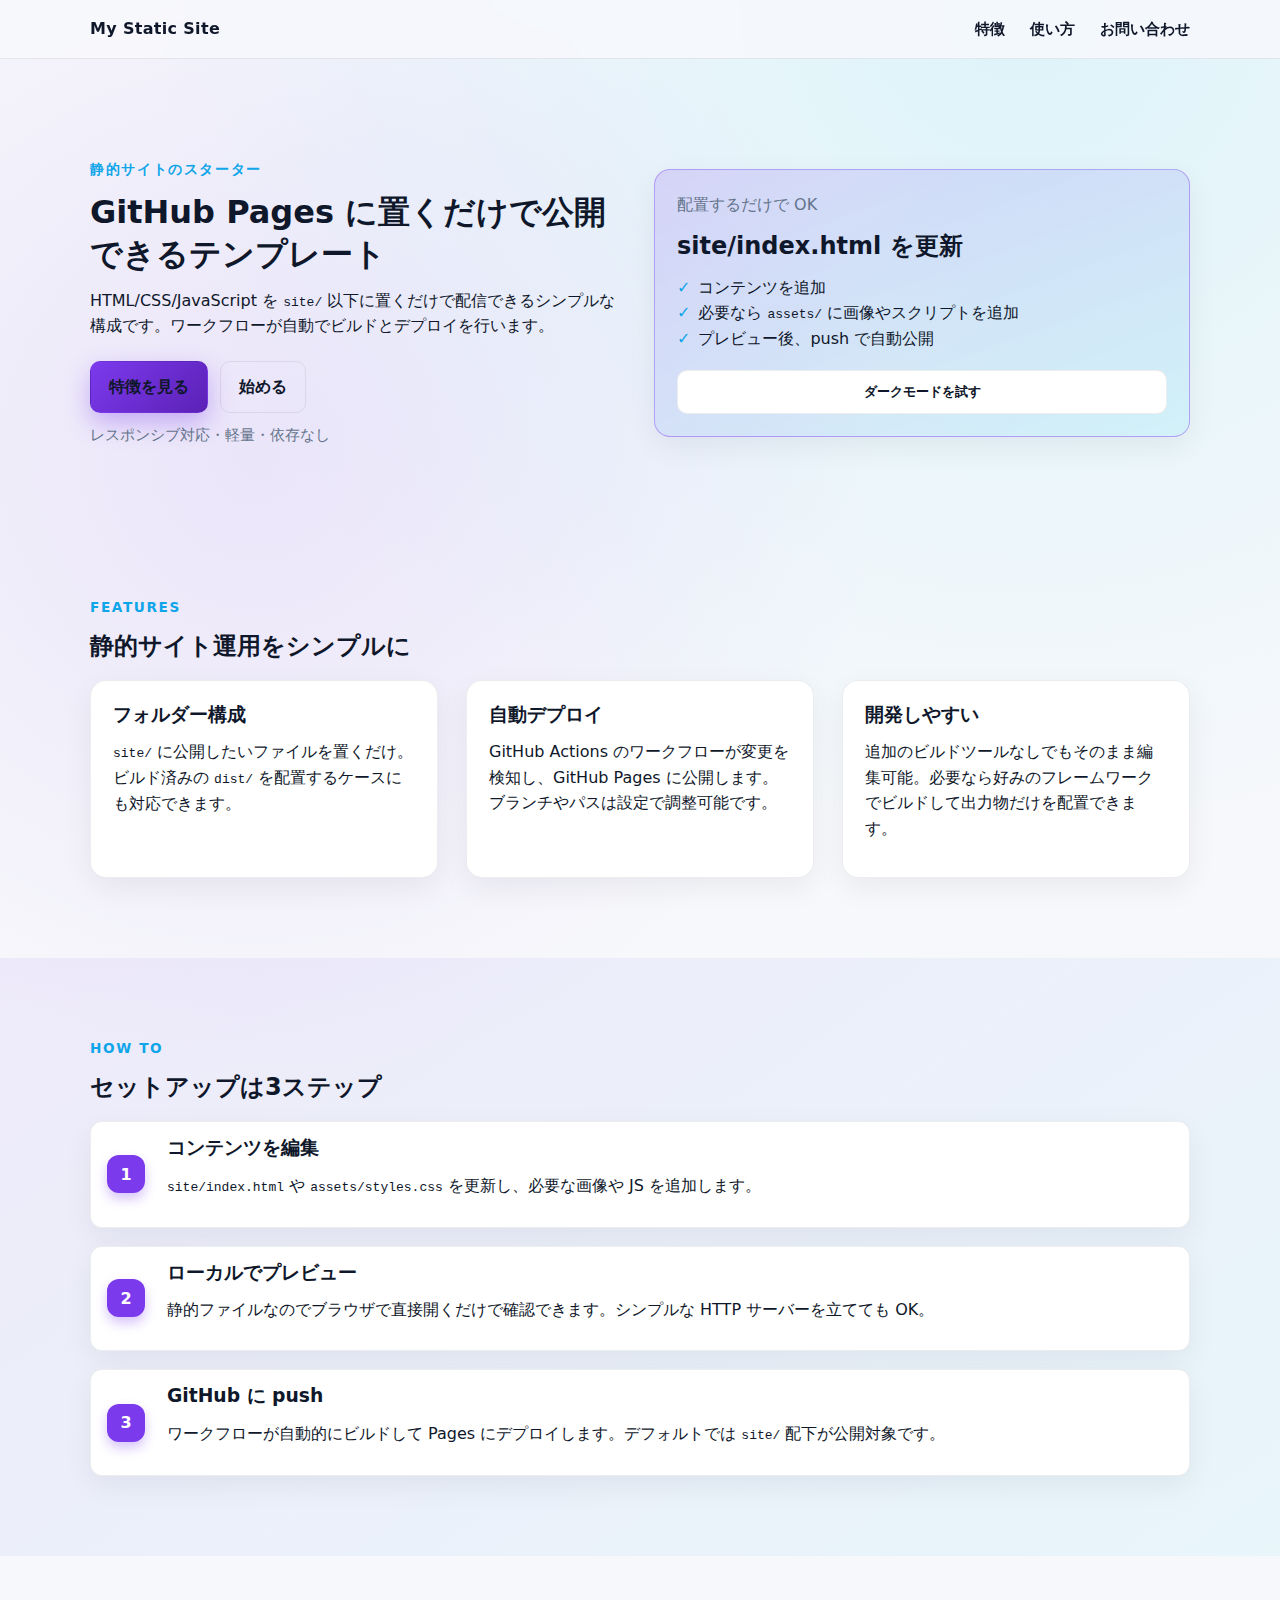
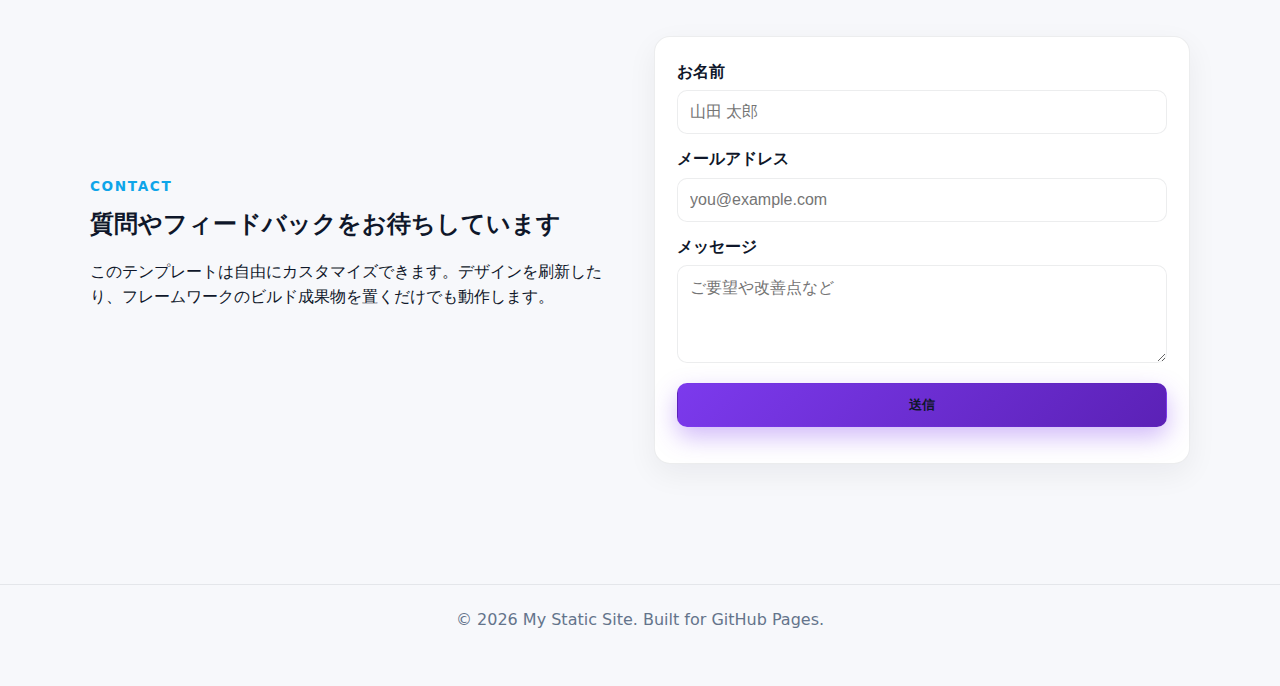
<file: site/index.html>
<!DOCTYPE html>
<html lang="ja">
<head>
  <meta charset="UTF-8">
  <meta name="viewport" content="width=device-width, initial-scale=1.0">
  <title>My Static Site</title>
  <link rel="stylesheet" href="assets/styles.css">
</head>
<body>
  <header class="site-header">
    <div class="container nav">
      <div class="brand">My Static Site</div>
      <nav>
        <a href="#features">特徴</a>
        <a href="#steps">使い方</a>
        <a href="#contact">お問い合わせ</a>
      </nav>
    </div>
  </header>

  <main>
    <section class="hero">
      <div class="container grid two-column">
        <div>
          <p class="eyebrow">静的サイトのスターター</p>
          <h1>GitHub Pages に置くだけで公開できるテンプレート</h1>
          <p>HTML/CSS/JavaScript を <code>site/</code> 以下に置くだけで配信できるシンプルな構成です。ワークフローが自動でビルドとデプロイを行います。</p>
          <div class="actions">
            <a class="btn primary" href="#features">特徴を見る</a>
            <a class="btn ghost" href="#steps">始める</a>
          </div>
          <div class="meta">レスポンシブ対応・軽量・依存なし</div>
        </div>
        <div class="card highlight">
          <p class="muted">配置するだけで OK</p>
          <h2>site/index.html を更新</h2>
          <ul class="checklist">
            <li>コンテンツを追加</li>
            <li>必要なら <code>assets/</code> に画像やスクリプトを追加</li>
            <li>プレビュー後、push で自動公開</li>
          </ul>
          <button id="theme-toggle" class="btn secondary full">ダークモードを試す</button>
        </div>
      </div>
    </section>

    <section id="features" class="section">
      <div class="container">
        <p class="eyebrow">FEATURES</p>
        <h2>静的サイト運用をシンプルに</h2>
        <div class="grid three-column">
          <article class="card">
            <h3>フォルダー構成</h3>
            <p><code>site/</code> に公開したいファイルを置くだけ。ビルド済みの <code>dist/</code> を配置するケースにも対応できます。</p>
          </article>
          <article class="card">
            <h3>自動デプロイ</h3>
            <p>GitHub Actions のワークフローが変更を検知し、GitHub Pages に公開します。ブランチやパスは設定で調整可能です。</p>
          </article>
          <article class="card">
            <h3>開発しやすい</h3>
            <p>追加のビルドツールなしでもそのまま編集可能。必要なら好みのフレームワークでビルドして出力物だけを配置できます。</p>
          </article>
        </div>
      </div>
    </section>

    <section id="steps" class="section alt">
      <div class="container">
        <p class="eyebrow">HOW TO</p>
        <h2>セットアップは3ステップ</h2>
        <ol class="steps">
          <li>
            <div class="badge">1</div>
            <div>
              <h3>コンテンツを編集</h3>
              <p><code>site/index.html</code> や <code>assets/styles.css</code> を更新し、必要な画像や JS を追加します。</p>
            </div>
          </li>
          <li>
            <div class="badge">2</div>
            <div>
              <h3>ローカルでプレビュー</h3>
              <p>静的ファイルなのでブラウザで直接開くだけで確認できます。シンプルな HTTP サーバーを立てても OK。</p>
            </div>
          </li>
          <li>
            <div class="badge">3</div>
            <div>
              <h3>GitHub に push</h3>
              <p>ワークフローが自動的にビルドして Pages にデプロイします。デフォルトでは <code>site/</code> 配下が公開対象です。</p>
            </div>
          </li>
        </ol>
      </div>
    </section>

    <section id="contact" class="section">
      <div class="container grid two-column">
        <div>
          <p class="eyebrow">CONTACT</p>
          <h2>質問やフィードバックをお待ちしています</h2>
          <p>このテンプレートは自由にカスタマイズできます。デザインを刷新したり、フレームワークのビルド成果物を置くだけでも動作します。</p>
        </div>
        <form class="card form" id="contact-form">
          <label>お名前
            <input type="text" name="name" placeholder="山田 太郎" required>
          </label>
          <label>メールアドレス
            <input type="email" name="email" placeholder="you@example.com" required>
          </label>
          <label>メッセージ
            <textarea name="message" rows="4" placeholder="ご要望や改善点など" required></textarea>
          </label>
          <button type="submit" class="btn primary full">送信</button>
          <p class="muted small" id="form-feedback" aria-live="polite"></p>
        </form>
      </div>
    </section>
  </main>

  <footer class="site-footer">
    <div class="container">
      <p>© <span id="year"></span> My Static Site. Built for GitHub Pages.</p>
    </div>
  </footer>

  <script src="assets/script.js"></script>
</body>
</html>
</file>
<file: site/assets/styles.css>
:root {
  --bg: #0b1021;
  --surface: #11182f;
  --text: #e5e7eb;
  --muted: #a5b1c2;
  --primary: #7c3aed;
  --primary-strong: #5b21b6;
  --accent: #22d3ee;
  --border: rgba(255, 255, 255, 0.08);
  --shadow: 0 15px 45px rgba(0, 0, 0, 0.45);
}

:root.light {
  --bg: #f7f8fb;
  --surface: #ffffff;
  --text: #0f172a;
  --muted: #64748b;
  --primary: #7c3aed;
  --primary-strong: #5b21b6;
  --accent: #0ea5e9;
  --border: rgba(15, 23, 42, 0.08);
  --shadow: 0 10px 30px rgba(15, 23, 42, 0.06);
}

* {
  box-sizing: border-box;
}

body {
  margin: 0;
  font-family: 'Inter', system-ui, -apple-system, 'Segoe UI', sans-serif;
  background: radial-gradient(circle at 20% 20%, rgba(124, 58, 237, 0.1), transparent 30%),
              radial-gradient(circle at 80% 0%, rgba(34, 211, 238, 0.12), transparent 35%),
              var(--bg);
  color: var(--text);
  line-height: 1.6;
}

.container {
  width: min(1100px, 92%);
  margin: 0 auto;
}

.site-header {
  position: sticky;
  top: 0;
  backdrop-filter: blur(10px);
  background: rgba(11, 16, 33, 0.8);
  border-bottom: 1px solid var(--border);
  z-index: 10;
}

:root.light .site-header {
  background: rgba(247, 248, 251, 0.85);
}

.nav {
  display: flex;
  align-items: center;
  justify-content: space-between;
  padding: 16px 0;
}

.brand {
  font-weight: 700;
  letter-spacing: 0.02em;
}

nav a {
  color: var(--text);
  text-decoration: none;
  margin-left: 20px;
  font-weight: 600;
  font-size: 0.95rem;
}

nav a:hover {
  color: var(--accent);
}

.hero {
  padding: 100px 0 70px;
}

.section {
  padding: 80px 0;
}

.section.alt {
  background: linear-gradient(145deg, rgba(124, 58, 237, 0.07), rgba(34, 211, 238, 0.07));
}

.eyebrow {
  letter-spacing: 0.12em;
  font-weight: 700;
  color: var(--accent);
  font-size: 0.85rem;
  text-transform: uppercase;
  margin-bottom: 12px;
}

h1, h2, h3 {
  margin: 0 0 12px;
  line-height: 1.3;
}

p {
  margin: 0 0 14px;
}

.grid {
  display: grid;
  gap: 28px;
}

.two-column {
  grid-template-columns: repeat(auto-fit, minmax(280px, 1fr));
  align-items: center;
}

.three-column {
  grid-template-columns: repeat(auto-fit, minmax(240px, 1fr));
}

.card {
  background: var(--surface);
  border: 1px solid var(--border);
  border-radius: 16px;
  padding: 22px;
  box-shadow: var(--shadow);
}

.highlight {
  border: 1px solid rgba(124, 58, 237, 0.4);
  background: linear-gradient(160deg, rgba(124, 58, 237, 0.16), rgba(34, 211, 238, 0.12));
}

.actions {
  display: flex;
  gap: 12px;
  margin: 22px 0 10px;
}

.btn {
  display: inline-block;
  padding: 12px 18px;
  border-radius: 10px;
  font-weight: 700;
  border: 1px solid transparent;
  cursor: pointer;
  transition: transform 0.15s ease, box-shadow 0.15s ease, background 0.2s;
  text-decoration: none;
  color: var(--text);
  text-align: center;
}

.btn.primary {
  background: linear-gradient(135deg, var(--primary), var(--primary-strong));
  box-shadow: 0 10px 25px rgba(124, 58, 237, 0.35);
}

.btn.secondary {
  background: var(--surface);
  border-color: var(--border);
}

.btn.ghost {
  border-color: var(--border);
}

.btn.full {
  width: 100%;
}

.btn:hover {
  transform: translateY(-1px);
}

.checklist {
  list-style: none;
  padding: 0;
  margin: 0 0 18px;
}

.checklist li::before {
  content: '✓';
  color: var(--accent);
  margin-right: 8px;
}

.meta {
  color: var(--muted);
  font-size: 0.95rem;
}

.muted {
  color: var(--muted);
}

.small {
  font-size: 0.9rem;
}

.section h2 {
  margin-bottom: 18px;
}

.steps {
  list-style: none;
  padding: 0;
  margin: 0;
  display: grid;
  gap: 18px;
}

.steps li {
  display: grid;
  grid-template-columns: 46px 1fr;
  align-items: center;
  gap: 14px;
  background: var(--surface);
  border: 1px solid var(--border);
  border-radius: 12px;
  padding: 14px 16px;
  box-shadow: var(--shadow);
}

.badge {
  width: 38px;
  height: 38px;
  border-radius: 12px;
  background: var(--primary);
  display: grid;
  place-items: center;
  font-weight: 800;
  color: white;
  box-shadow: 0 6px 12px rgba(124, 58, 237, 0.3);
}

.form label {
  display: block;
  font-weight: 600;
  margin-bottom: 12px;
}

input, textarea {
  width: 100%;
  padding: 12px;
  margin-top: 6px;
  border-radius: 10px;
  border: 1px solid var(--border);
  background: rgba(0, 0, 0, 0.08);
  color: var(--text);
  font-size: 1rem;
}

:root.light input,
:root.light textarea {
  background: rgba(255, 255, 255, 0.9);
}

input:focus, textarea:focus {
  outline: 2px solid var(--accent);
  border-color: transparent;
}

.site-footer {
  padding: 22px 0 36px;
  text-align: center;
  color: var(--muted);
  border-top: 1px solid var(--border);
  margin-top: 40px;
}

@media (max-width: 720px) {
  .nav {
    flex-direction: column;
    align-items: flex-start;
    gap: 10px;
  }

  nav a {
    margin-left: 0;
    margin-right: 16px;
  }

  .hero {
    padding: 80px 0 50px;
  }

  .actions {
    flex-wrap: wrap;
  }
}
</file>
